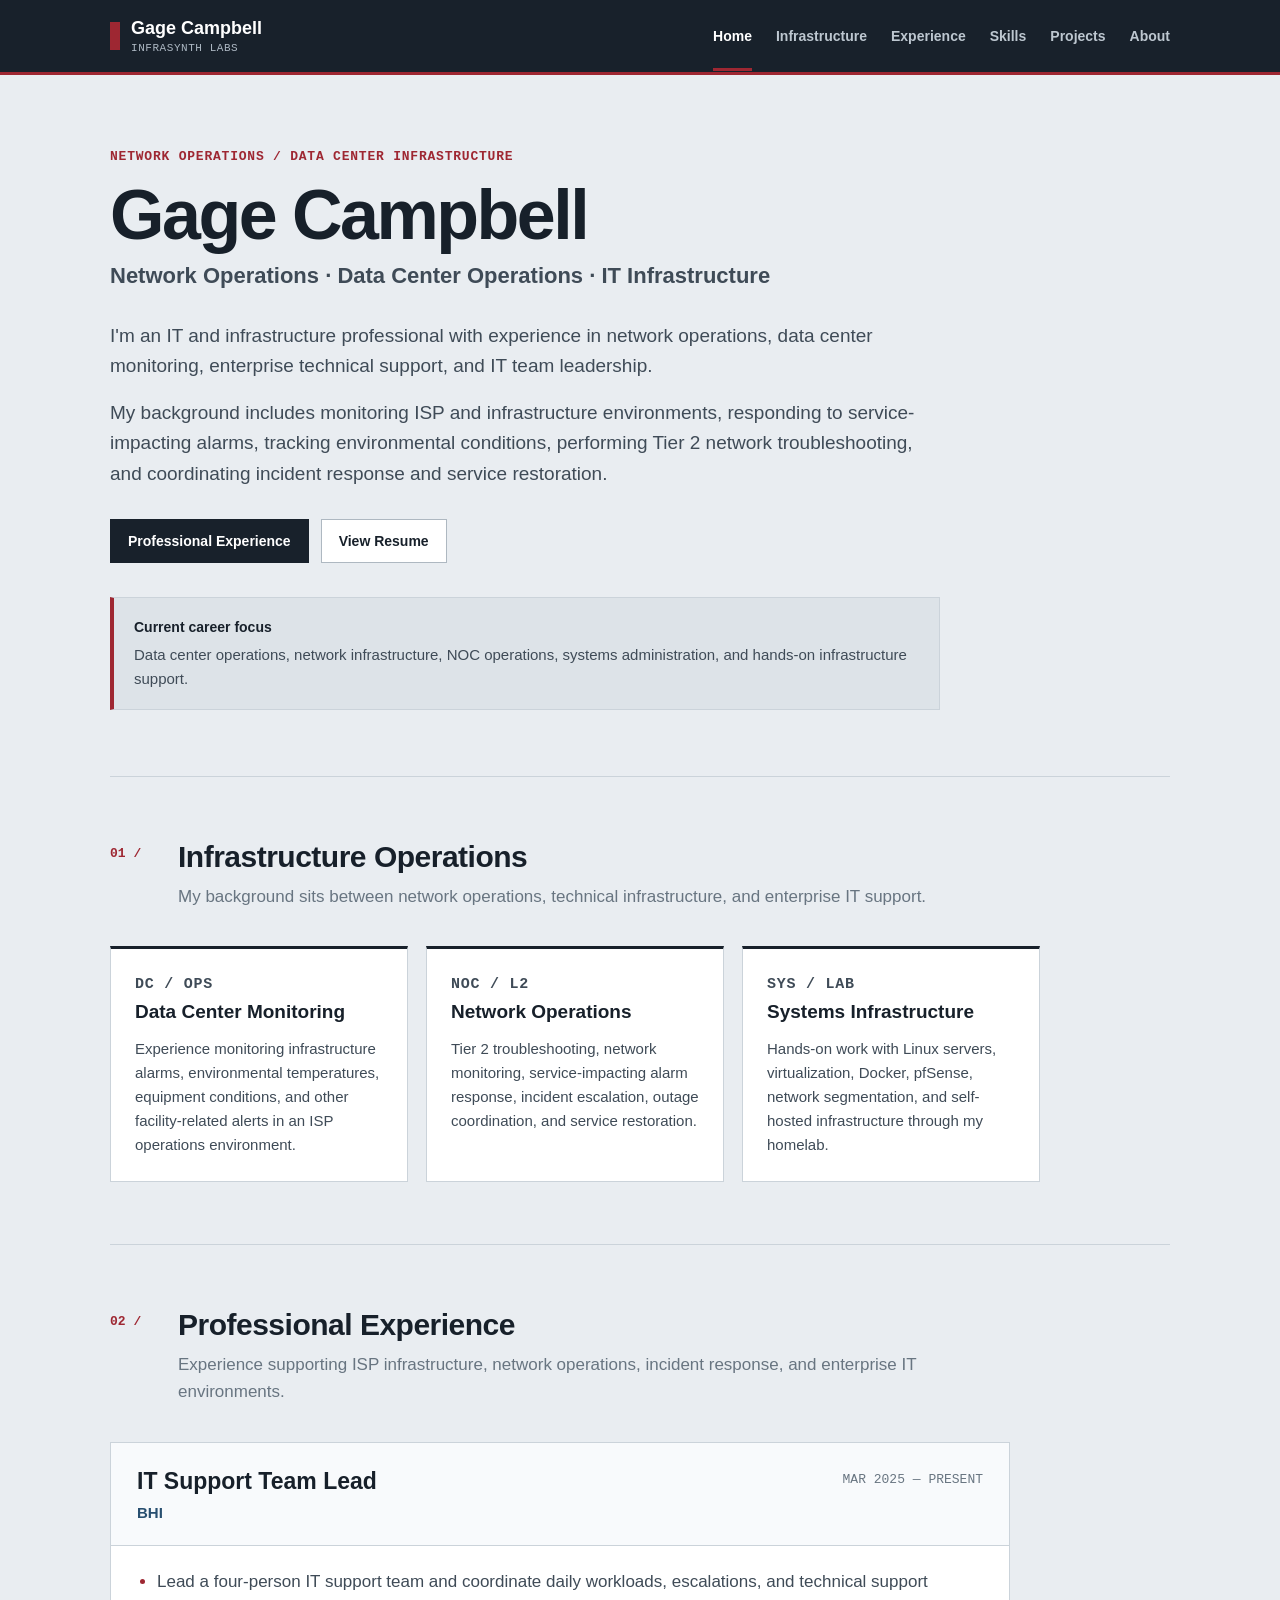
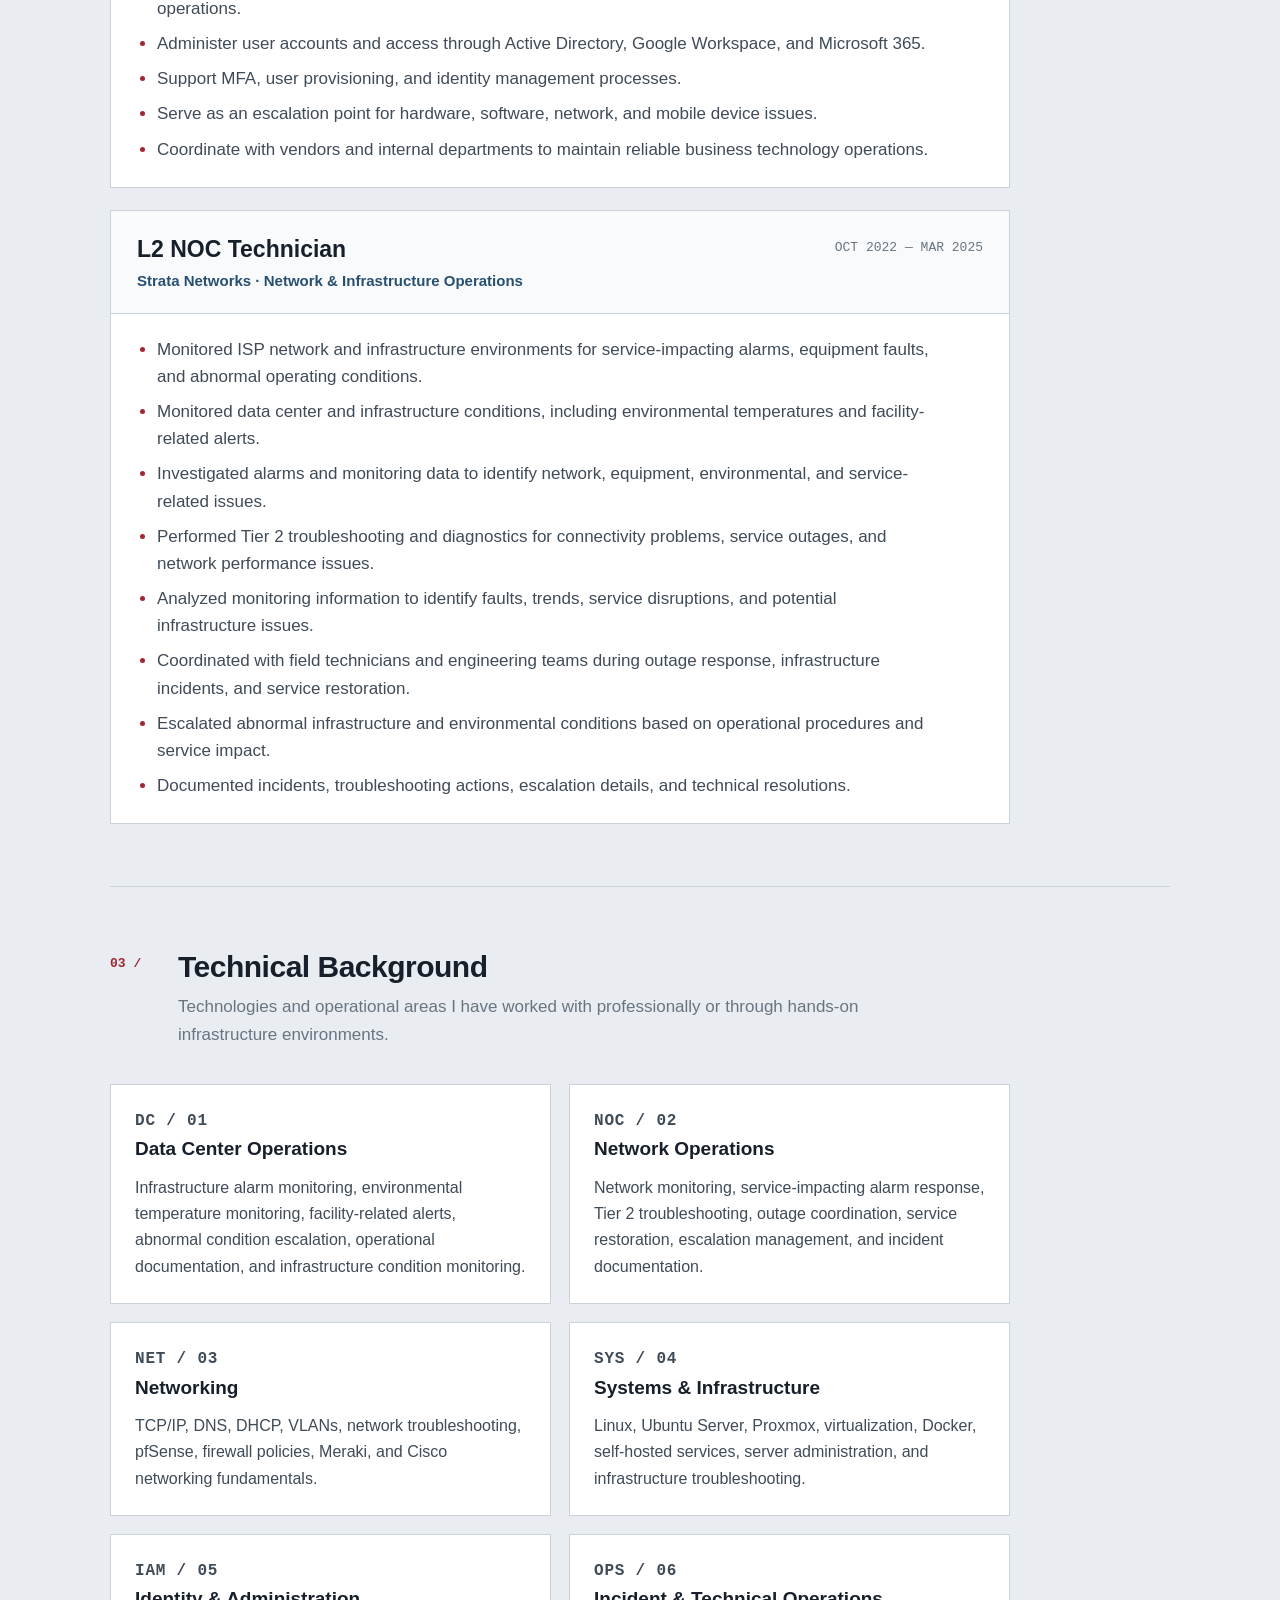
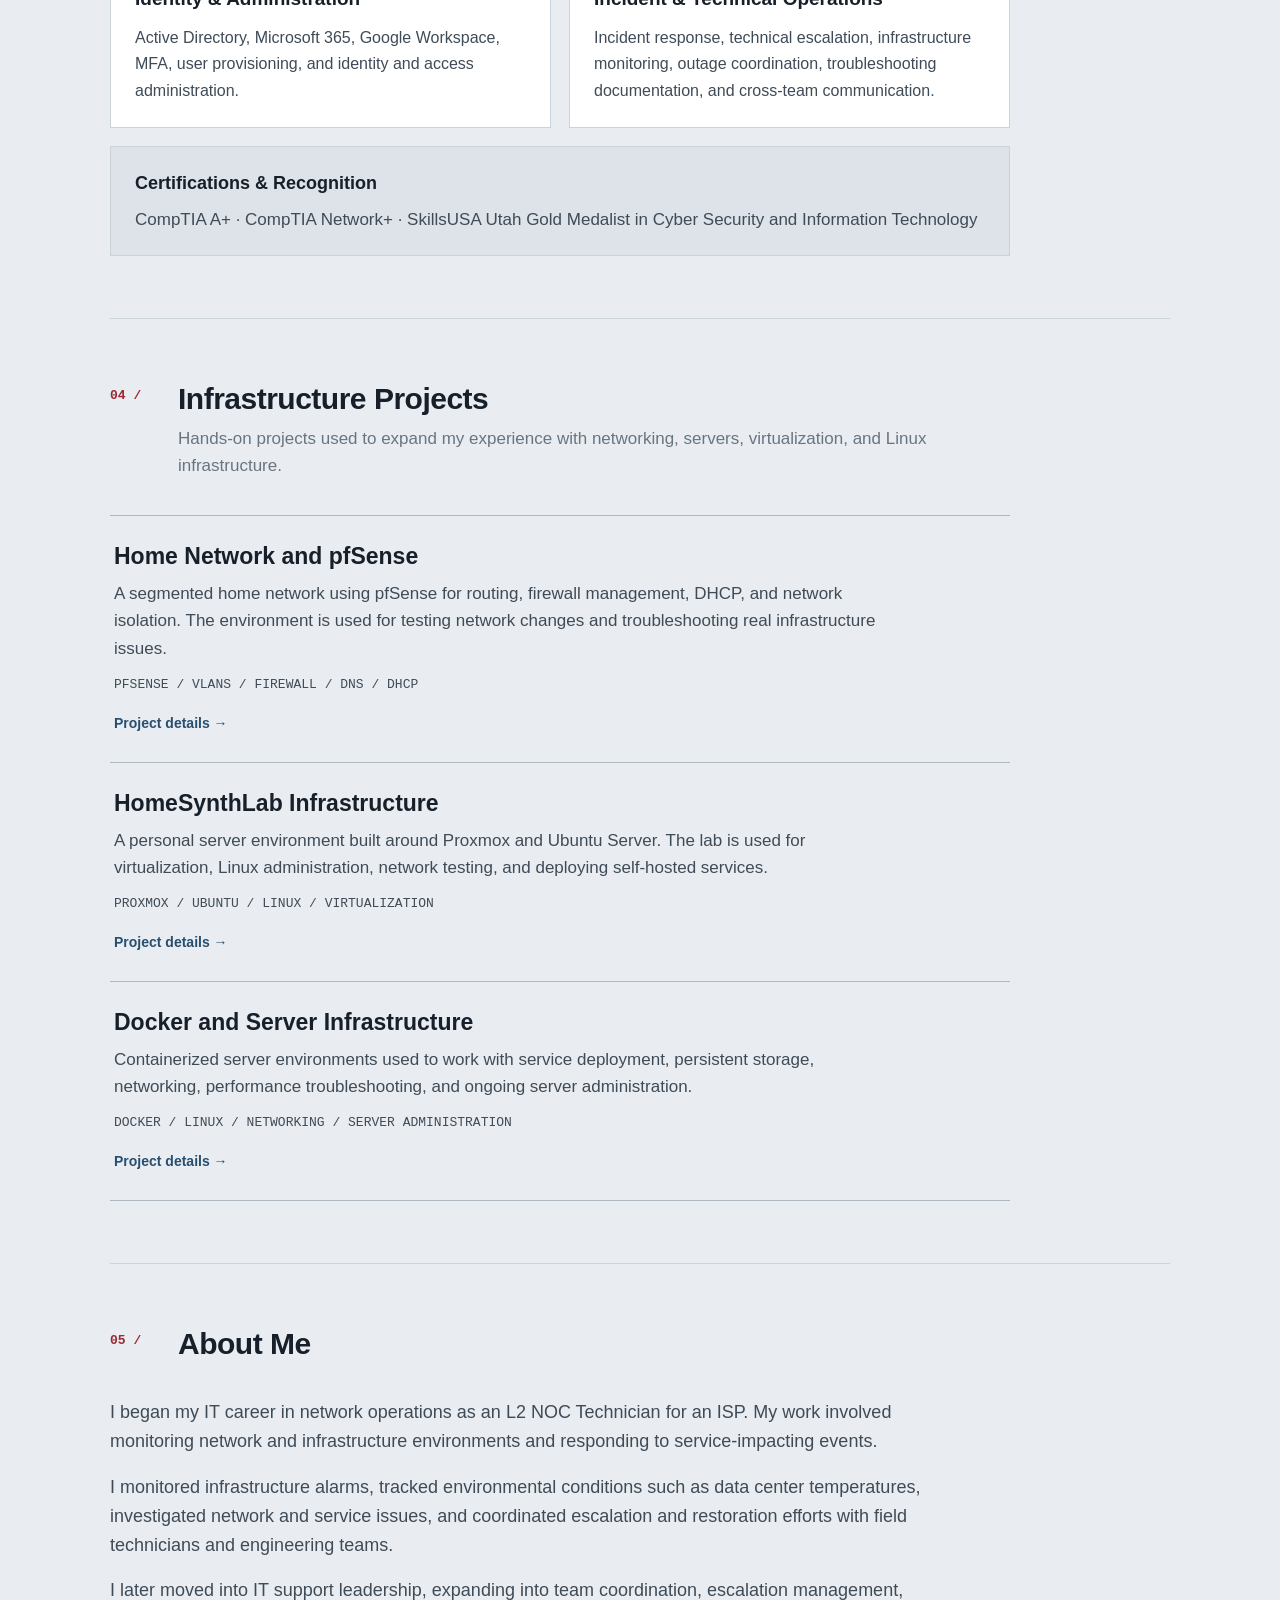
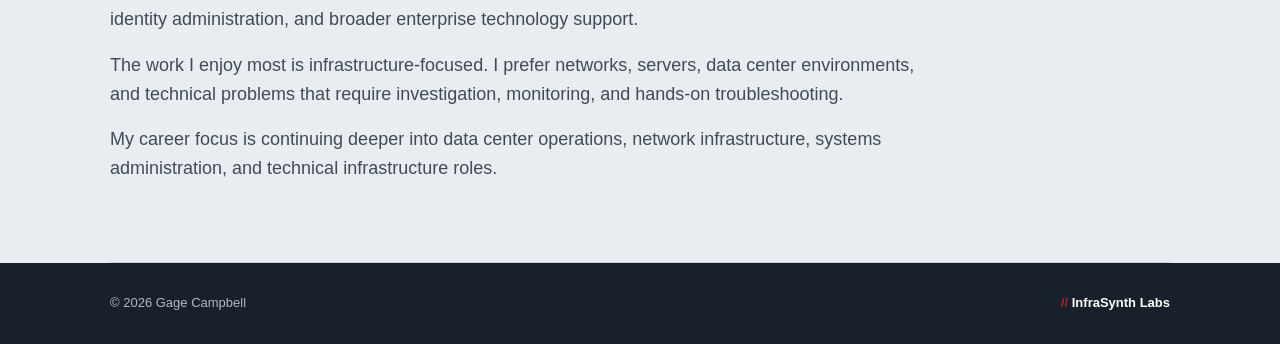
<file: index.html>
<!DOCTYPE html>
<html lang="en">

<head>
    <meta charset="UTF-8">

    <meta
        name="viewport"
        content="width=device-width, initial-scale=1.0"
    >

    <meta
        name="description"
        content="Gage Campbell is an IT and infrastructure professional with experience in network operations, data center monitoring, Tier 2 troubleshooting, and technical support leadership."
    >

    <title>Gage Campbell | Network & Infrastructure Operations</title>


    <style>

        :root {
            --page: #e9edf1;
            --surface: #f8fafc;
            --surface-strong: #ffffff;

            --header: #18212b;
            --header-secondary: #222e3a;

            --text: #17202a;
            --secondary: #3f4b57;
            --muted: #687581;

            --border: #cbd3da;
            --border-dark: #aeb8c1;

            --accent: #9e2732;
            --accent-dark: #751d25;

            --link: #284f70;
            --link-hover: #18384f;

            --content-width: 1060px;
        }


        /* ==================================================
           BASE
        ================================================== */

        * {
            box-sizing: border-box;
        }

        html {
            scroll-behavior: smooth;
        }

        body {
            margin: 0;

            background: var(--page);
            color: var(--text);

            font-family:
                -apple-system,
                BlinkMacSystemFont,
                "Segoe UI",
                Arial,
                Helvetica,
                sans-serif;

            font-size: 17px;
            line-height: 1.6;

            -webkit-font-smoothing: antialiased;
        }

        a {
            color: inherit;
        }

        ::selection {
            background: #cfd8e1;
            color: var(--text);
        }


        /* ==================================================
           HEADER
        ================================================== */

        header {
            background: var(--header);
            color: #ffffff;

            border-bottom: 3px solid var(--accent);
        }

        .header-content {
            width: min(92%, var(--content-width));
            min-height: 72px;

            margin: 0 auto;

            display: flex;
            align-items: center;
            justify-content: space-between;

            gap: 32px;
        }

        .brand {
            display: flex;
            align-items: center;

            gap: 11px;

            text-decoration: none;
        }

        .brand-mark {
            width: 10px;
            height: 28px;

            background: var(--accent);
        }

        .brand-text {
            display: flex;
            flex-direction: column;

            line-height: 1.15;
        }

        .brand-name {
            color: #ffffff;

            font-size: 18px;
            font-weight: 700;
        }

        .brand-subtitle {
            margin-top: 3px;

            color: #aeb9c4;

            font-family:
                "Courier New",
                Courier,
                monospace;

            font-size: 11px;

            letter-spacing: 0.05em;
            text-transform: uppercase;
        }

        nav {
            display: flex;
            align-items: center;

            gap: 24px;
        }

        nav a {
            position: relative;

            padding: 24px 0;

            color: #bdc7d0;

            font-size: 14px;
            font-weight: 600;

            text-decoration: none;
        }

        nav a:hover,
        nav a.active {
            color: #ffffff;
        }

        nav a.active::after {
            content: "";

            position: absolute;

            right: 0;
            bottom: 0;
            left: 0;

            height: 3px;

            background: var(--accent);
        }


        /* ==================================================
           LAYOUT
        ================================================== */

        main {
            width: min(92%, var(--content-width));

            margin: 0 auto;
        }

        section {
            padding: 62px 0;

            border-bottom: 1px solid var(--border);
        }


        /* ==================================================
           INTRO
        ================================================== */

        .intro {
            padding-top: 72px;
            padding-bottom: 66px;
        }

        .intro-label {
            margin: 0 0 12px;

            color: var(--accent);

            font-family:
                "Courier New",
                Courier,
                monospace;

            font-size: 13px;
            font-weight: 700;

            letter-spacing: 0.06em;
            text-transform: uppercase;
        }

        .intro h1 {
            margin: 0 0 8px;

            color: var(--text);

            font-size: clamp(46px, 7vw, 70px);
            font-weight: 700;
            line-height: 1;

            letter-spacing: -2.5px;
        }

        .role-title {
            margin: 0 0 28px;

            color: var(--secondary);

            font-size: 22px;
            font-weight: 600;
        }

        .intro-text {
            max-width: 830px;

            margin: 0 0 16px;

            color: var(--secondary);

            font-size: 19px;
            line-height: 1.6;
        }

        .intro-actions {
            display: flex;
            flex-wrap: wrap;

            gap: 12px;

            margin-top: 30px;
        }

        .button {
            display: inline-block;

            padding: 10px 17px;

            background: var(--header);

            border: 1px solid var(--header);

            color: #ffffff;

            font-size: 14px;
            font-weight: 700;

            text-decoration: none;
        }

        .button:hover {
            background: var(--header-secondary);
        }

        .button-secondary {
            background: var(--surface-strong);

            border-color: var(--border-dark);

            color: var(--text);
        }

        .button-secondary:hover {
            background: #f0f3f6;
        }

        .career-summary {
            max-width: 830px;

            margin-top: 34px;
            padding: 18px 20px;

            background: #dde3e8;

            border: 1px solid var(--border);
            border-left: 4px solid var(--accent);
        }

        .career-summary strong {
            display: block;

            margin-bottom: 4px;

            color: var(--text);

            font-size: 14px;
        }

        .career-summary p {
            margin: 0;

            color: var(--secondary);

            font-size: 15px;
        }


        /* ==================================================
           SECTION HEADINGS
        ================================================== */

        .section-header {
            display: grid;

            grid-template-columns: 52px minmax(0, 1fr);

            gap: 16px;

            margin-bottom: 36px;
        }

        .section-index {
            padding-top: 5px;

            color: var(--accent);

            font-family:
                "Courier New",
                Courier,
                monospace;

            font-size: 13px;
            font-weight: 700;
        }

        .section-heading h2 {
            margin: 0;

            color: var(--text);

            font-size: 30px;
            line-height: 1.2;

            letter-spacing: -0.5px;
        }

        .section-heading p {
            max-width: 780px;

            margin: 8px 0 0;

            color: var(--muted);
        }


        /* ==================================================
           INFRASTRUCTURE FOCUS
        ================================================== */

        .focus-grid {
            display: grid;

            grid-template-columns:
                repeat(3, minmax(0, 1fr));

            gap: 18px;

            max-width: 930px;
        }

        .focus-item {
            padding: 24px;

            background: var(--surface-strong);

            border: 1px solid var(--border);
            border-top: 3px solid var(--header);
        }

        .focus-label {
            margin: 0 0 10px;

            color: var(--accent);

            font-family:
                "Courier New",
                Courier,
                monospace;

            font-size: 12px;
            font-weight: 700;

            letter-spacing: 0.05em;
            text-transform: uppercase;
        }

        .focus-item h3 {
            margin: 0 0 10px;

            color: var(--text);

            font-size: 19px;
        }

        .focus-item p {
            margin: 0;

            color: var(--secondary);

            font-size: 15px;
            line-height: 1.6;
        }


        /* ==================================================
           EXPERIENCE
        ================================================== */

        .experience-list {
            max-width: 900px;
        }

        .experience {
            margin-bottom: 22px;

            background: var(--surface-strong);

            border: 1px solid var(--border);
        }

        .experience:last-child {
            margin-bottom: 0;
        }

        .experience-top {
            padding: 24px 26px 20px;

            background: var(--surface);

            border-bottom: 1px solid var(--border);
        }

        .experience-heading {
            display: flex;
            align-items: flex-start;
            justify-content: space-between;

            gap: 24px;
        }

        .experience h3 {
            margin: 0 0 4px;

            color: var(--text);

            font-size: 23px;
            line-height: 1.3;
        }

        .company {
            margin: 0;

            color: var(--link);

            font-size: 15px;
            font-weight: 700;
        }

        .experience-date {
            padding-top: 3px;

            color: var(--muted);

            font-family:
                "Courier New",
                Courier,
                monospace;

            font-size: 13px;

            white-space: nowrap;
        }

        .experience-body {
            padding: 22px 26px 24px;
        }

        .experience ul {
            max-width: 800px;

            margin: 0;
            padding-left: 20px;

            color: var(--secondary);
        }

        .experience li {
            margin-bottom: 8px;
        }

        .experience li:last-child {
            margin-bottom: 0;
        }

        .experience li::marker {
            color: var(--accent);
        }


        /* ==================================================
           SKILLS
        ================================================== */

        .skill-grid {
            display: grid;

            grid-template-columns:
                repeat(2, minmax(0, 1fr));

            gap: 18px;

            max-width: 900px;
        }

        .skill-group {
            padding: 23px 24px;

            background: var(--surface-strong);

            border: 1px solid var(--border);
        }

        .skill-label {
            margin: 0 0 12px;

            color: var(--accent);

            font-family:
                "Courier New",
                Courier,
                monospace;

            font-size: 12px;
            font-weight: 700;

            letter-spacing: 0.05em;
            text-transform: uppercase;
        }

        .skill-group h3 {
            margin: 0 0 10px;

            color: var(--text);

            font-size: 19px;
        }

        .skill-group p {
            margin: 0;

            color: var(--secondary);

            font-size: 16px;
            line-height: 1.65;
        }

        .certifications {
            max-width: 900px;

            margin-top: 18px;
            padding: 22px 24px;

            background: #dde3e8;

            border: 1px solid var(--border);
        }

        .certifications h3 {
            margin: 0 0 8px;

            color: var(--text);

            font-size: 18px;
        }

        .certifications p {
            margin: 0;

            color: var(--secondary);
        }


        /* ==================================================
           PROJECTS
        ================================================== */

        .project-list {
            max-width: 900px;

            border-top: 1px solid var(--border-dark);
        }

        .project {
            padding: 26px 4px;

            border-bottom: 1px solid var(--border-dark);
        }

        .project h3 {
            margin: 0 0 8px;

            color: var(--text);

            font-size: 23px;
            line-height: 1.3;
        }

        .project h3 a {
            text-decoration: none;
        }

        .project h3 a:hover {
            color: var(--link);
        }

        .project p {
            max-width: 790px;

            margin: 0 0 13px;

            color: var(--secondary);
        }

        .tags {
            margin: 0 0 10px;

            color: var(--muted);

            font-family:
                "Courier New",
                Courier,
                monospace;

            font-size: 13px;
        }

        .project-link {
            color: var(--link);

            font-size: 14px;
            font-weight: 700;

            text-decoration: none;
        }

        .project-link::after {
            content: "  →";
        }

        .project-link:hover {
            color: var(--link-hover);

            text-decoration: underline;
        }


        /* ==================================================
           ABOUT
        ================================================== */

        .about-content {
            max-width: 820px;
        }

        .about-content p {
            margin: 0 0 17px;

            color: var(--secondary);

            font-size: 18px;
        }


        /* ==================================================
           FOOTER
        ================================================== */

        footer {
            background: var(--header);
        }

        .footer-content {
            width: min(92%, var(--content-width));

            margin: 0 auto;
            padding: 30px 0;

            display: flex;
            align-items: center;
            justify-content: space-between;

            gap: 20px;

            color: #aeb9c4;

            font-size: 13px;
        }

        .footer-content p {
            margin: 0;
        }

        .footer-brand {
            color: #ffffff;

            font-weight: 700;
        }

        .footer-brand span {
            color: var(--accent);
        }


        /* ==================================================
           MOBILE
        ================================================== */

        @media (max-width: 800px) {

            .focus-grid {
                grid-template-columns: 1fr;
            }

        }


        @media (max-width: 720px) {

            body {
                font-size: 16px;
            }

            .header-content {
                min-height: auto;

                padding-top: 18px;

                flex-direction: column;
                align-items: flex-start;

                gap: 7px;
            }

            nav {
                width: 100%;

                gap: 20px;

                overflow-x: auto;
            }

            nav a {
                padding: 10px 0 17px;

                white-space: nowrap;
            }

            .intro {
                padding-top: 52px;
                padding-bottom: 52px;
            }

            .intro h1 {
                font-size: 46px;

                letter-spacing: -1.8px;
            }

            .role-title {
                font-size: 18px;
            }

            .intro-text {
                font-size: 18px;
            }

            section {
                padding: 48px 0;
            }

            .section-header {
                grid-template-columns: 1fr;

                gap: 5px;
            }

            .section-heading h2 {
                font-size: 27px;
            }

            .experience-heading {
                flex-direction: column;

                gap: 8px;
            }

            .experience-top,
            .experience-body {
                padding-right: 20px;
                padding-left: 20px;
            }

            .skill-grid {
                grid-template-columns: 1fr;
            }

            .footer-content {
                flex-direction: column;
                align-items: flex-start;

                gap: 4px;
            }

        }

    </style>

</head>


<body>


    <header>

        <div class="header-content">

            <a class="brand" href="/">

                <span class="brand-mark"></span>

                <span class="brand-text">

                    <span class="brand-name">
                        Gage Campbell
                    </span>

                    <span class="brand-subtitle">
                        InfraSynth Labs
                    </span>

                </span>

            </a>


            <nav aria-label="Main navigation">

                <a href="/" class="active">
                    Home
                </a>

                <a href="#focus">
                    Infrastructure
                </a>

                <a href="#experience">
                    Experience
                </a>

                <a href="#skills">
                    Skills
                </a>

                <a href="#projects">
                    Projects
                </a>

                <a href="#about">
                    About
                </a>

            </nav>

        </div>

    </header>


    <main>


        <section class="intro">

            <p class="intro-label">
                Network Operations / Data Center Infrastructure
            </p>


            <h1>
                Gage Campbell
            </h1>


            <p class="role-title">
                Network Operations · Data Center Operations · IT Infrastructure
            </p>


            <p class="intro-text">
                I'm an IT and infrastructure professional with experience in
                network operations, data center monitoring, enterprise
                technical support, and IT team leadership.
            </p>


            <p class="intro-text">
                My background includes monitoring ISP and infrastructure
                environments, responding to service-impacting alarms,
                tracking environmental conditions, performing Tier 2 network
                troubleshooting, and coordinating incident response and
                service restoration.
            </p>


            <div class="intro-actions">

                <a
                    class="button"
                    href="#experience"
                >
                    Professional Experience
                </a>

                <a
                    class="button button-secondary"
                    href="/resume.pdf"
                >
                    View Resume
                </a>

            </div>


            <div class="career-summary">

                <strong>
                    Current career focus
                </strong>

                <p>
                    Data center operations, network infrastructure, NOC
                    operations, systems administration, and hands-on
                    infrastructure support.
                </p>

            </div>

        </section>


        <section id="focus">

            <div class="section-header">

                <span class="section-index">
                    01 /
                </span>

                <div class="section-heading">

                    <h2>
                        Infrastructure Operations
                    </h2>

                    <p>
                        My background sits between network operations, technical
                        infrastructure, and enterprise IT support.
                    </p>

                </div>

            </div>


            <div class="focus-grid">


                <article class="focus-item">

                    <p class="focus-label">
                        DC / OPS
                    </p>

                    <h3>
                        Data Center Monitoring
                    </h3>

                    <p>
                        Experience monitoring infrastructure alarms,
                        environmental temperatures, equipment conditions,
                        and other facility-related alerts in an ISP
                        operations environment.
                    </p>

                </article>


                <article class="focus-item">

                    <p class="focus-label">
                        NOC / L2
                    </p>

                    <h3>
                        Network Operations
                    </h3>

                    <p>
                        Tier 2 troubleshooting, network monitoring,
                        service-impacting alarm response, incident escalation,
                        outage coordination, and service restoration.
                    </p>

                </article>


                <article class="focus-item">

                    <p class="focus-label">
                        SYS / LAB
                    </p>

                    <h3>
                        Systems Infrastructure
                    </h3>

                    <p>
                        Hands-on work with Linux servers, virtualization,
                        Docker, pfSense, network segmentation, and
                        self-hosted infrastructure through my homelab.
                    </p>

                </article>


            </div>

        </section>


        <section id="experience">

            <div class="section-header">

                <span class="section-index">
                    02 /
                </span>

                <div class="section-heading">

                    <h2>
                        Professional Experience
                    </h2>

                    <p>
                        Experience supporting ISP infrastructure, network
                        operations, incident response, and enterprise IT
                        environments.
                    </p>

                </div>

            </div>


            <div class="experience-list">


                <article class="experience">

                    <div class="experience-top">

                        <div class="experience-heading">

                            <div>

                                <h3>
                                    IT Support Team Lead
                                </h3>

                                <p class="company">
                                    BHI
                                </p>

                            </div>

                            <span class="experience-date">
                                MAR 2025 — PRESENT
                            </span>

                        </div>

                    </div>


                    <div class="experience-body">

                        <ul>

                            <li>
                                Lead a four-person IT support team and
                                coordinate daily workloads, escalations,
                                and technical support operations.
                            </li>

                            <li>
                                Administer user accounts and access through
                                Active Directory, Google Workspace, and
                                Microsoft 365.
                            </li>

                            <li>
                                Support MFA, user provisioning, and identity
                                management processes.
                            </li>

                            <li>
                                Serve as an escalation point for hardware,
                                software, network, and mobile device issues.
                            </li>

                            <li>
                                Coordinate with vendors and internal
                                departments to maintain reliable business
                                technology operations.
                            </li>

                        </ul>

                    </div>

                </article>


                <article class="experience">

                    <div class="experience-top">

                        <div class="experience-heading">

                            <div>

                                <h3>
                                    L2 NOC Technician
                                </h3>

                                <p class="company">
                                    Strata Networks · Network &amp; Infrastructure Operations
                                </p>

                            </div>

                            <span class="experience-date">
                                OCT 2022 — MAR 2025
                            </span>

                        </div>

                    </div>


                    <div class="experience-body">

                        <ul>

                            <li>
                                Monitored ISP network and infrastructure
                                environments for service-impacting alarms,
                                equipment faults, and abnormal operating
                                conditions.
                            </li>

                            <li>
                                Monitored data center and infrastructure
                                conditions, including environmental
                                temperatures and facility-related alerts.
                            </li>

                            <li>
                                Investigated alarms and monitoring data to
                                identify network, equipment, environmental,
                                and service-related issues.
                            </li>

                            <li>
                                Performed Tier 2 troubleshooting and
                                diagnostics for connectivity problems,
                                service outages, and network performance
                                issues.
                            </li>

                            <li>
                                Analyzed monitoring information to identify
                                faults, trends, service disruptions, and
                                potential infrastructure issues.
                            </li>

                            <li>
                                Coordinated with field technicians and
                                engineering teams during outage response,
                                infrastructure incidents, and service
                                restoration.
                            </li>

                            <li>
                                Escalated abnormal infrastructure and
                                environmental conditions based on operational
                                procedures and service impact.
                            </li>

                            <li>
                                Documented incidents, troubleshooting actions,
                                escalation details, and technical resolutions.
                            </li>

                        </ul>

                    </div>

                </article>


            </div>

        </section>


        <section id="skills">

            <div class="section-header">

                <span class="section-index">
                    03 /
                </span>

                <div class="section-heading">

                    <h2>
                        Technical Background
                    </h2>

                    <p>
                        Technologies and operational areas I have worked with
                        professionally or through hands-on infrastructure
                        environments.
                    </p>

                </div>

            </div>


            <div class="skill-grid">


                <article class="skill-group">

                    <p class="skill-label">
                        DC / 01
                    </p>

                    <h3>
                        Data Center Operations
                    </h3>

                    <p>
                        Infrastructure alarm monitoring, environmental
                        temperature monitoring, facility-related alerts,
                        abnormal condition escalation, operational
                        documentation, and infrastructure condition
                        monitoring.
                    </p>

                </article>


                <article class="skill-group">

                    <p class="skill-label">
                        NOC / 02
                    </p>

                    <h3>
                        Network Operations
                    </h3>

                    <p>
                        Network monitoring, service-impacting alarm response,
                        Tier 2 troubleshooting, outage coordination, service
                        restoration, escalation management, and incident
                        documentation.
                    </p>

                </article>


                <article class="skill-group">

                    <p class="skill-label">
                        NET / 03
                    </p>

                    <h3>
                        Networking
                    </h3>

                    <p>
                        TCP/IP, DNS, DHCP, VLANs, network troubleshooting,
                        pfSense, firewall policies, Meraki, and Cisco
                        networking fundamentals.
                    </p>

                </article>


                <article class="skill-group">

                    <p class="skill-label">
                        SYS / 04
                    </p>

                    <h3>
                        Systems &amp; Infrastructure
                    </h3>

                    <p>
                        Linux, Ubuntu Server, Proxmox, virtualization,
                        Docker, self-hosted services, server administration,
                        and infrastructure troubleshooting.
                    </p>

                </article>


                <article class="skill-group">

                    <p class="skill-label">
                        IAM / 05
                    </p>

                    <h3>
                        Identity &amp; Administration
                    </h3>

                    <p>
                        Active Directory, Microsoft 365, Google Workspace,
                        MFA, user provisioning, and identity and access
                        administration.
                    </p>

                </article>


                <article class="skill-group">

                    <p class="skill-label">
                        OPS / 06
                    </p>

                    <h3>
                        Incident &amp; Technical Operations
                    </h3>

                    <p>
                        Incident response, technical escalation,
                        infrastructure monitoring, outage coordination,
                        troubleshooting documentation, and cross-team
                        communication.
                    </p>

                </article>


            </div>


            <div class="certifications">

                <h3>
                    Certifications &amp; Recognition
                </h3>

                <p>
                    CompTIA A+ · CompTIA Network+ · SkillsUSA Utah Gold
                    Medalist in Cyber Security and Information Technology
                </p>

            </div>

        </section>


        <section id="projects">

            <div class="section-header">

                <span class="section-index">
                    04 /
                </span>

                <div class="section-heading">

                    <h2>
                        Infrastructure Projects
                    </h2>

                    <p>
                        Hands-on projects used to expand my experience with
                        networking, servers, virtualization, and Linux
                        infrastructure.
                    </p>

                </div>

            </div>


            <div class="project-list">


                <article class="project">

                    <h3>
                        <a href="/projects/homelab.html">
                            Home Network and pfSense
                        </a>
                    </h3>

                    <p>
                        A segmented home network using pfSense for routing,
                        firewall management, DHCP, and network isolation.
                        The environment is used for testing network changes
                        and troubleshooting real infrastructure issues.
                    </p>

                    <p class="tags">
                        PFSENSE / VLANS / FIREWALL / DNS / DHCP
                    </p>

                    <a
                        class="project-link"
                        href="/projects/homelab.html"
                    >
                        Project details
                    </a>

                </article>


                <article class="project">

                    <h3>
                        <a href="/projects/infrastructure.html">
                            HomeSynthLab Infrastructure
                        </a>
                    </h3>

                    <p>
                        A personal server environment built around Proxmox
                        and Ubuntu Server. The lab is used for virtualization,
                        Linux administration, network testing, and deploying
                        self-hosted services.
                    </p>

                    <p class="tags">
                        PROXMOX / UBUNTU / LINUX / VIRTUALIZATION
                    </p>

                    <a
                        class="project-link"
                        href="/projects/infrastructure.html"
                    >
                        Project details
                    </a>

                </article>


                <article class="project">

                    <h3>
                        <a href="/projects/server-infrastructure.html">
                            Docker and Server Infrastructure
                        </a>
                    </h3>

                    <p>
                        Containerized server environments used to work with
                        service deployment, persistent storage, networking,
                        performance troubleshooting, and ongoing server
                        administration.
                    </p>

                    <p class="tags">
                        DOCKER / LINUX / NETWORKING / SERVER ADMINISTRATION
                    </p>

                    <a
                        class="project-link"
                        href="/projects/server-infrastructure.html"
                    >
                        Project details
                    </a>

                </article>


            </div>

        </section>


        <section id="about">

            <div class="section-header">

                <span class="section-index">
                    05 /
                </span>

                <div class="section-heading">

                    <h2>
                        About Me
                    </h2>

                </div>

            </div>


            <div class="about-content">

                <p>
                    I began my IT career in network operations as an L2 NOC
                    Technician for an ISP. My work involved monitoring network
                    and infrastructure environments and responding to
                    service-impacting events.
                </p>

                <p>
                    I monitored infrastructure alarms, tracked environmental
                    conditions such as data center temperatures, investigated
                    network and service issues, and coordinated escalation and
                    restoration efforts with field technicians and engineering
                    teams.
                </p>

                <p>
                    I later moved into IT support leadership, expanding into
                    team coordination, escalation management, identity
                    administration, and broader enterprise technology support.
                </p>

                <p>
                    The work I enjoy most is infrastructure-focused. I prefer
                    networks, servers, data center environments, and technical
                    problems that require investigation, monitoring, and
                    hands-on troubleshooting.
                </p>

                <p>
                    My career focus is continuing deeper into data center
                    operations, network infrastructure, systems administration,
                    and technical infrastructure roles.
                </p>

            </div>

        </section>


    </main>


    <footer>

        <div class="footer-content">

            <p>
                © 2026 Gage Campbell
            </p>

            <p class="footer-brand">
                <span>//</span> InfraSynth Labs
            </p>

        </div>

    </footer>


</body>

</html>
</file>
